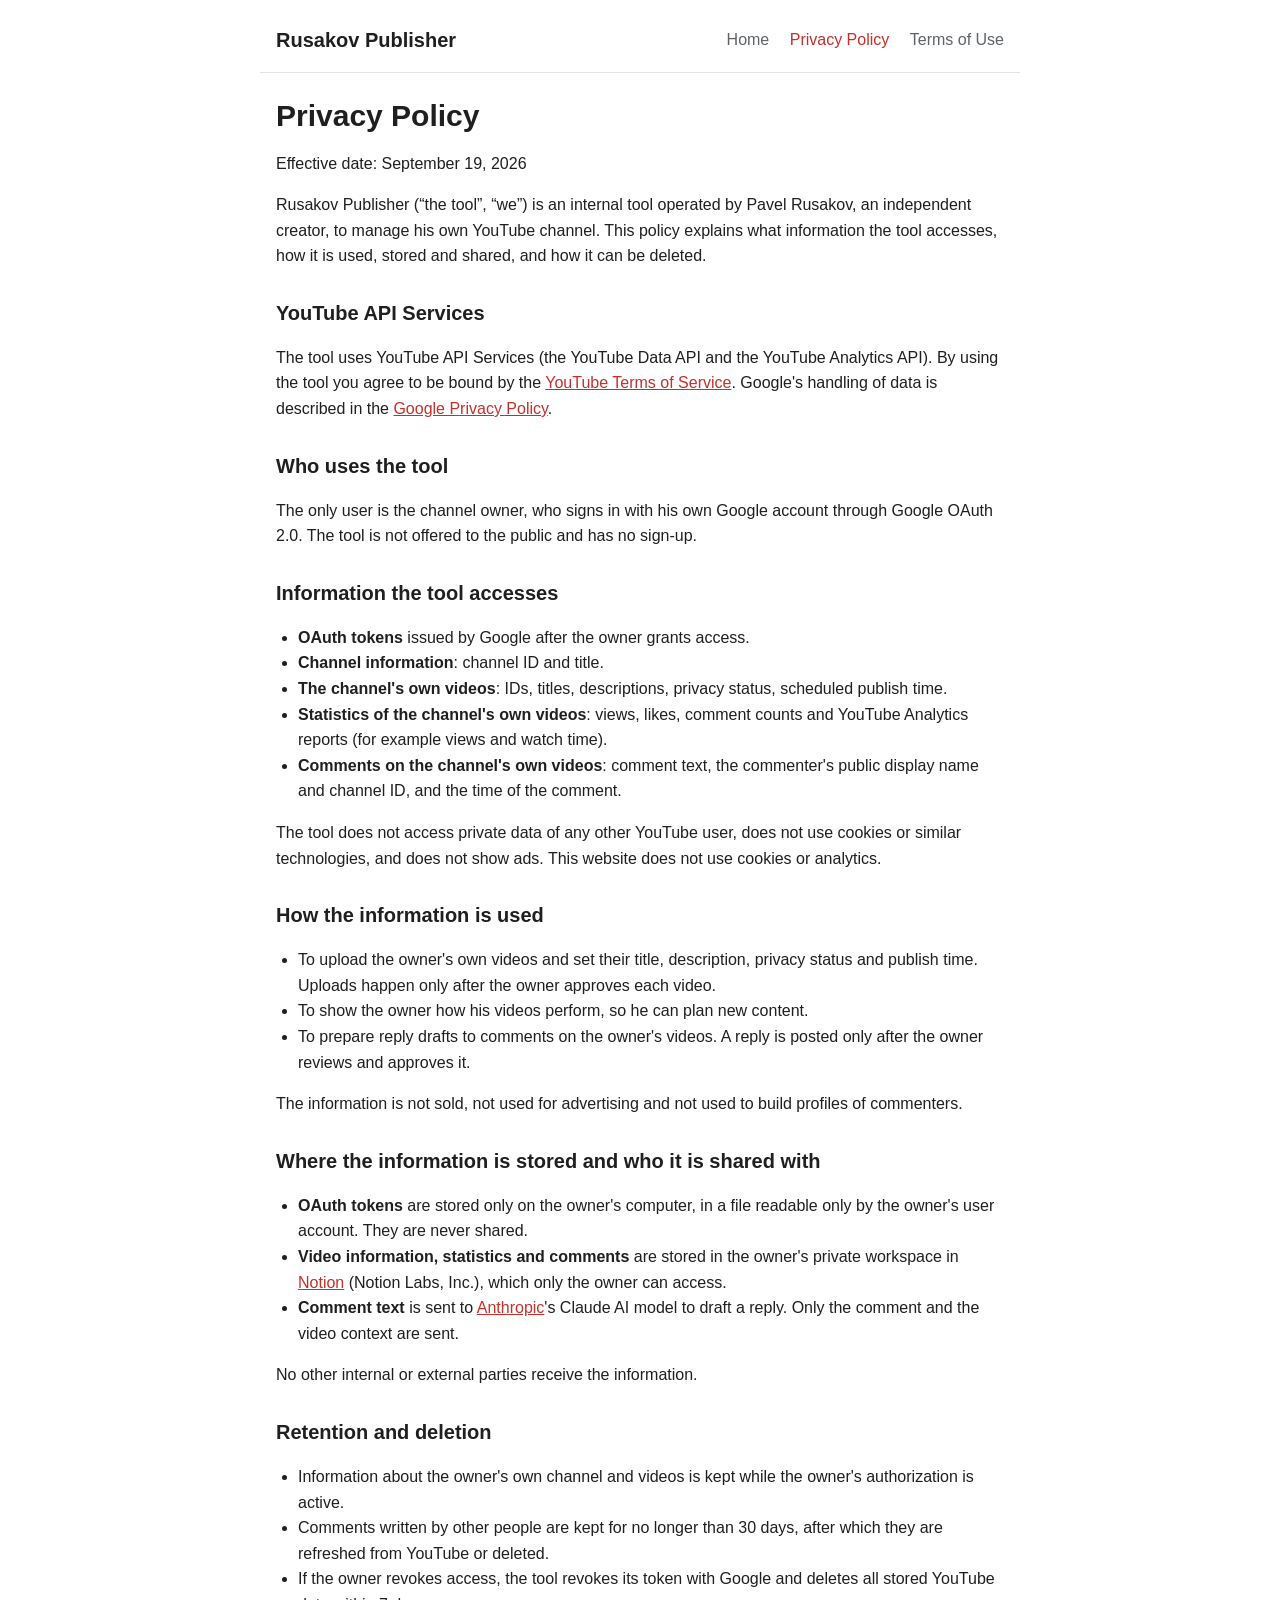
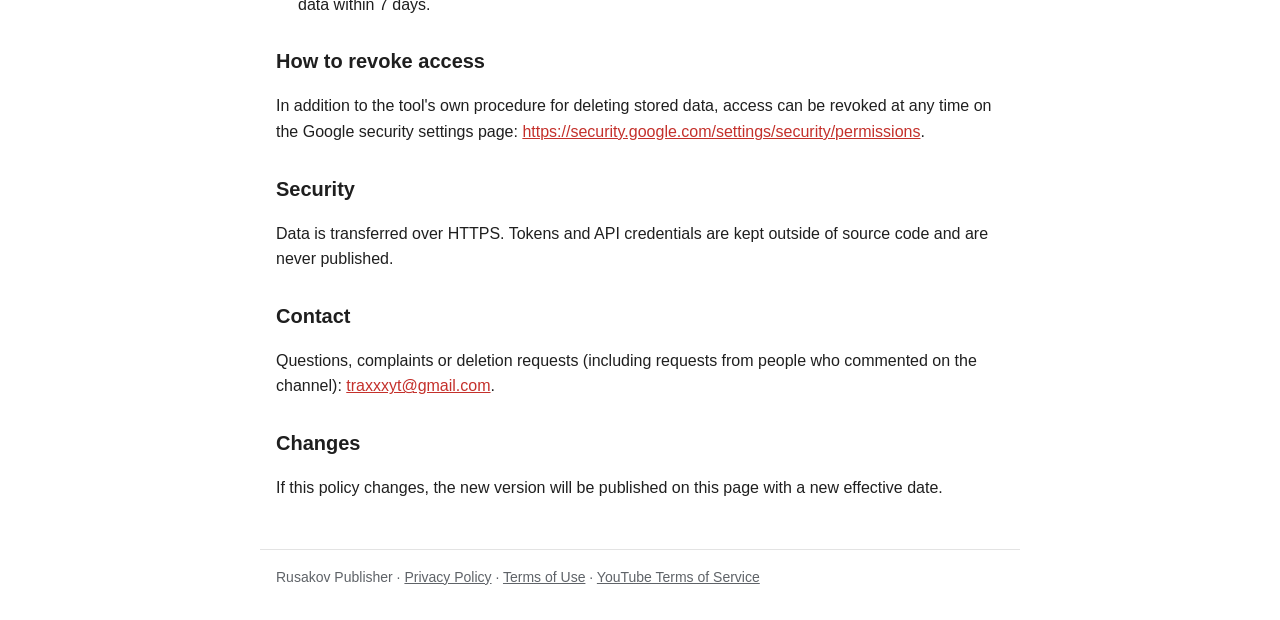
<file: privacy.html>
<!doctype html>
<html lang="en">
<head>
  <meta charset="utf-8">
  <meta name="viewport" content="width=device-width, initial-scale=1">
  <title>Privacy Policy · Rusakov Publisher</title>
  <link rel="stylesheet" href="style.css">
</head>
<body>
  <header>
    <a class="brand" href="./">Rusakov Publisher</a>
    <nav>
      <a href="./">Home</a>
      <a href="privacy.html" aria-current="page">Privacy Policy</a>
      <a href="terms.html">Terms of Use</a>
    </nav>
  </header>

  <main>
    <h1>Privacy Policy</h1>
    <p>Effective date: September 19, 2026</p>

    <p>
      Rusakov Publisher (“the tool”, “we”) is an internal tool operated by Pavel Rusakov,
      an independent creator, to manage his own YouTube channel. This policy explains what
      information the tool accesses, how it is used, stored and shared, and how it can be deleted.
    </p>

    <h2>YouTube API Services</h2>
    <p>
      The tool uses YouTube API Services (the YouTube Data API and the YouTube Analytics API).
      By using the tool you agree to be bound by the
      <a href="https://www.youtube.com/t/terms">YouTube Terms of Service</a>.
      Google's handling of data is described in the
      <a href="http://www.google.com/policies/privacy">Google Privacy Policy</a>.
    </p>

    <h2>Who uses the tool</h2>
    <p>
      The only user is the channel owner, who signs in with his own Google account through
      Google OAuth 2.0. The tool is not offered to the public and has no sign-up.
    </p>

    <h2>Information the tool accesses</h2>
    <ul>
      <li><strong>OAuth tokens</strong> issued by Google after the owner grants access.</li>
      <li><strong>Channel information</strong>: channel ID and title.</li>
      <li><strong>The channel's own videos</strong>: IDs, titles, descriptions, privacy status,
        scheduled publish time.</li>
      <li><strong>Statistics of the channel's own videos</strong>: views, likes, comment counts
        and YouTube Analytics reports (for example views and watch time).</li>
      <li><strong>Comments on the channel's own videos</strong>: comment text, the commenter's
        public display name and channel ID, and the time of the comment.</li>
    </ul>
    <p>
      The tool does not access private data of any other YouTube user, does not use cookies or
      similar technologies, and does not show ads. This website does not use cookies or analytics.
    </p>

    <h2>How the information is used</h2>
    <ul>
      <li>To upload the owner's own videos and set their title, description, privacy status and
        publish time. Uploads happen only after the owner approves each video.</li>
      <li>To show the owner how his videos perform, so he can plan new content.</li>
      <li>To prepare reply drafts to comments on the owner's videos. A reply is posted only after
        the owner reviews and approves it.</li>
    </ul>
    <p>
      The information is not sold, not used for advertising and not used to build profiles of
      commenters.
    </p>

    <h2>Where the information is stored and who it is shared with</h2>
    <ul>
      <li><strong>OAuth tokens</strong> are stored only on the owner's computer, in a file
        readable only by the owner's user account. They are never shared.</li>
      <li><strong>Video information, statistics and comments</strong> are stored in the owner's
        private workspace in <a href="https://www.notion.com/help/privacy">Notion</a>
        (Notion Labs, Inc.), which only the owner can access.</li>
      <li><strong>Comment text</strong> is sent to <a href="https://www.anthropic.com/legal/privacy">Anthropic</a>'s
        Claude AI model to draft a reply. Only the comment and the video context are sent.</li>
    </ul>
    <p>No other internal or external parties receive the information.</p>

    <h2>Retention and deletion</h2>
    <ul>
      <li>Information about the owner's own channel and videos is kept while the owner's
        authorization is active.</li>
      <li>Comments written by other people are kept for no longer than 30 days, after which
        they are refreshed from YouTube or deleted.</li>
      <li>If the owner revokes access, the tool revokes its token with Google and deletes all
        stored YouTube data within 7 days.</li>
    </ul>

    <h2>How to revoke access</h2>
    <p>
      In addition to the tool's own procedure for deleting stored data, access can be revoked at
      any time on the Google security settings page:
      <a href="https://security.google.com/settings/security/permissions">https://security.google.com/settings/security/permissions</a>.
    </p>

    <h2>Security</h2>
    <p>
      Data is transferred over HTTPS. Tokens and API credentials are kept outside of source
      code and are never published.
    </p>

    <h2>Contact</h2>
    <p>
      Questions, complaints or deletion requests (including requests from people who commented
      on the channel): <a href="mailto:traxxxyt@gmail.com">traxxxyt@gmail.com</a>.
    </p>

    <h2>Changes</h2>
    <p>
      If this policy changes, the new version will be published on this page with a new
      effective date.
    </p>
  </main>

  <footer>
    Rusakov Publisher · <a href="privacy.html">Privacy Policy</a> ·
    <a href="terms.html">Terms of Use</a> ·
    <a href="https://www.youtube.com/t/terms">YouTube Terms of Service</a>
  </footer>
</body>
</html>
</file>
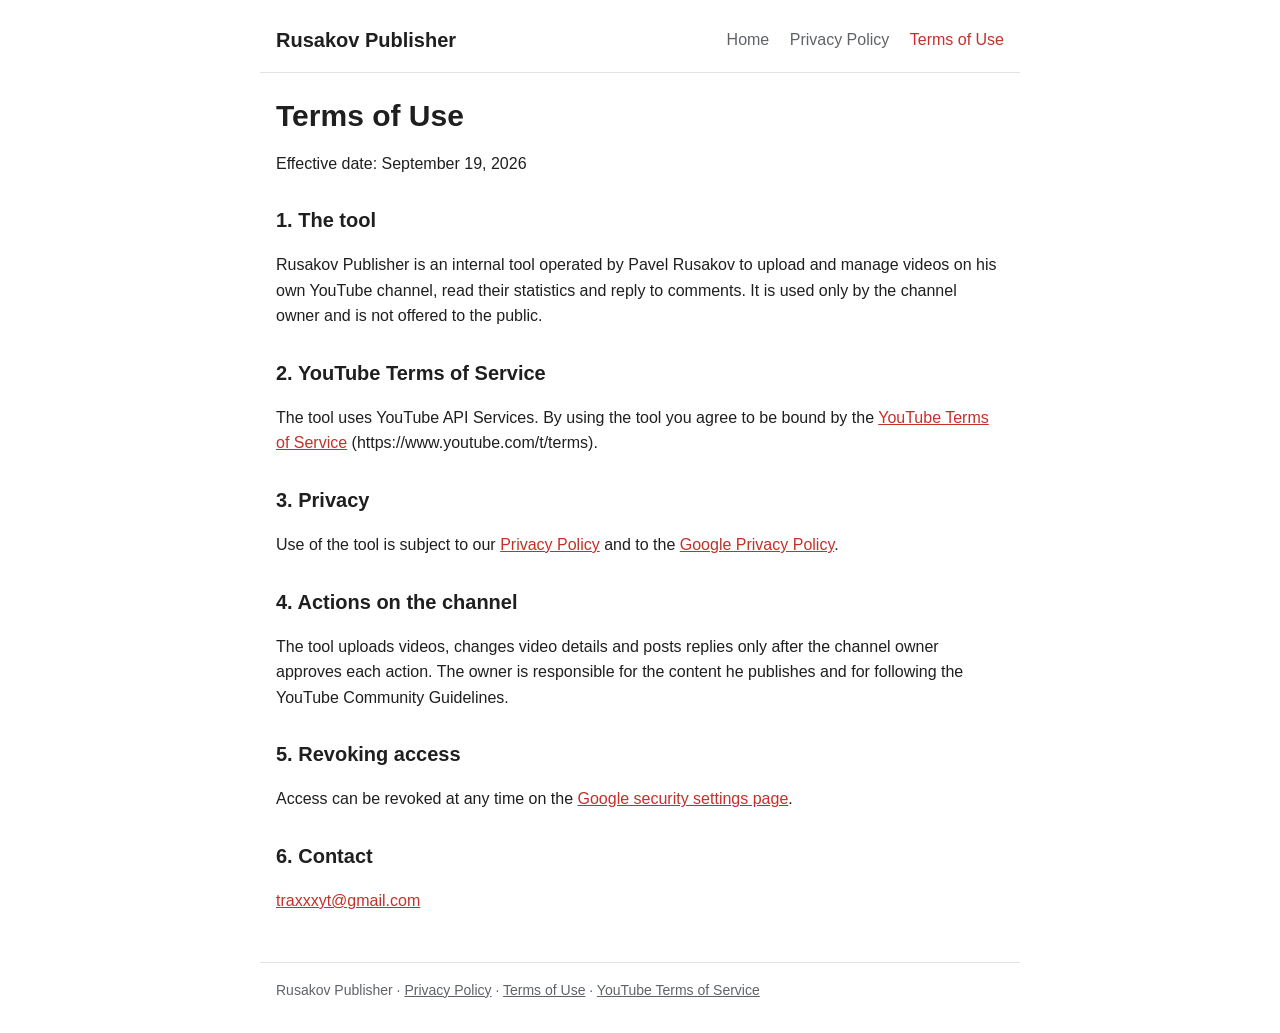
<file: terms.html>
<!doctype html>
<html lang="en">
<head>
  <meta charset="utf-8">
  <meta name="viewport" content="width=device-width, initial-scale=1">
  <title>Terms of Use · Rusakov Publisher</title>
  <link rel="stylesheet" href="style.css">
</head>
<body>
  <header>
    <a class="brand" href="./">Rusakov Publisher</a>
    <nav>
      <a href="./">Home</a>
      <a href="privacy.html">Privacy Policy</a>
      <a href="terms.html" aria-current="page">Terms of Use</a>
    </nav>
  </header>

  <main>
    <h1>Terms of Use</h1>
    <p>Effective date: September 19, 2026</p>

    <h2>1. The tool</h2>
    <p>
      Rusakov Publisher is an internal tool operated by Pavel Rusakov to upload and manage
      videos on his own YouTube channel, read their statistics and reply to comments. It is
      used only by the channel owner and is not offered to the public.
    </p>

    <h2>2. YouTube Terms of Service</h2>
    <p>
      The tool uses YouTube API Services. By using the tool you agree to be bound by the
      <a href="https://www.youtube.com/t/terms">YouTube Terms of Service</a>
      (https://www.youtube.com/t/terms).
    </p>

    <h2>3. Privacy</h2>
    <p>
      Use of the tool is subject to our <a href="privacy.html">Privacy Policy</a> and to the
      <a href="http://www.google.com/policies/privacy">Google Privacy Policy</a>.
    </p>

    <h2>4. Actions on the channel</h2>
    <p>
      The tool uploads videos, changes video details and posts replies only after the channel
      owner approves each action. The owner is responsible for the content he publishes and
      for following the YouTube Community Guidelines.
    </p>

    <h2>5. Revoking access</h2>
    <p>
      Access can be revoked at any time on the
      <a href="https://security.google.com/settings/security/permissions">Google security settings page</a>.
    </p>

    <h2>6. Contact</h2>
    <p><a href="mailto:traxxxyt@gmail.com">traxxxyt@gmail.com</a></p>
  </main>

  <footer>
    Rusakov Publisher · <a href="privacy.html">Privacy Policy</a> ·
    <a href="terms.html">Terms of Use</a> ·
    <a href="https://www.youtube.com/t/terms">YouTube Terms of Service</a>
  </footer>
</body>
</html>
</file>
<file: style.css>
:root {
  --bg: #ffffff;
  --text: #1f1f1f;
  --muted: #5f6368;
  --accent: #c4302b;
  --border: #e3e3e3;
}

@media (prefers-color-scheme: dark) {
  :root {
    --bg: #121212;
    --text: #ececec;
    --muted: #a8a8a8;
    --accent: #ff5a52;
    --border: #2c2c2c;
  }
}

* { box-sizing: border-box; }

body {
  margin: 0;
  background: var(--bg);
  color: var(--text);
  font: 16px/1.6 -apple-system, BlinkMacSystemFont, "Segoe UI", Roboto, Helvetica, Arial, sans-serif;
}

header, main, footer {
  max-width: 760px;
  margin: 0 auto;
  padding: 0 16px;
}

header {
  display: flex;
  flex-wrap: wrap;
  align-items: center;
  justify-content: space-between;
  gap: 12px;
  padding-top: 24px;
  padding-bottom: 16px;
  border-bottom: 1px solid var(--border);
}

header .brand {
  font-weight: 700;
  font-size: 20px;
  color: var(--text);
  text-decoration: none;
}

nav a {
  margin-left: 16px;
  color: var(--muted);
  text-decoration: none;
}

nav a:first-child { margin-left: 0; }
nav a:hover, nav a[aria-current="page"] { color: var(--accent); }

main { padding-top: 24px; padding-bottom: 32px; }

h1 { font-size: 30px; line-height: 1.25; margin: 0 0 12px; }
h2 { font-size: 20px; margin: 28px 0 8px; }

a { color: var(--accent); }

.lead { font-size: 18px; color: var(--muted); }

/* плашка всегда тёмная: логотип с белым текстом виден в любой теме и в печати */
.yt-badge {
  display: inline-block;
  margin: 16px 0 8px;
  padding: 4px 12px;
  background: #0f0f0f;
  border-radius: 12px;
  -webkit-print-color-adjust: exact;
  print-color-adjust: exact;
}
.yt-badge img { height: 120px; width: auto; max-width: 100%; }

ul { padding-left: 22px; }

footer {
  padding-top: 16px;
  padding-bottom: 32px;
  border-top: 1px solid var(--border);
  color: var(--muted);
  font-size: 14px;
}

footer a { color: var(--muted); }
</file>
